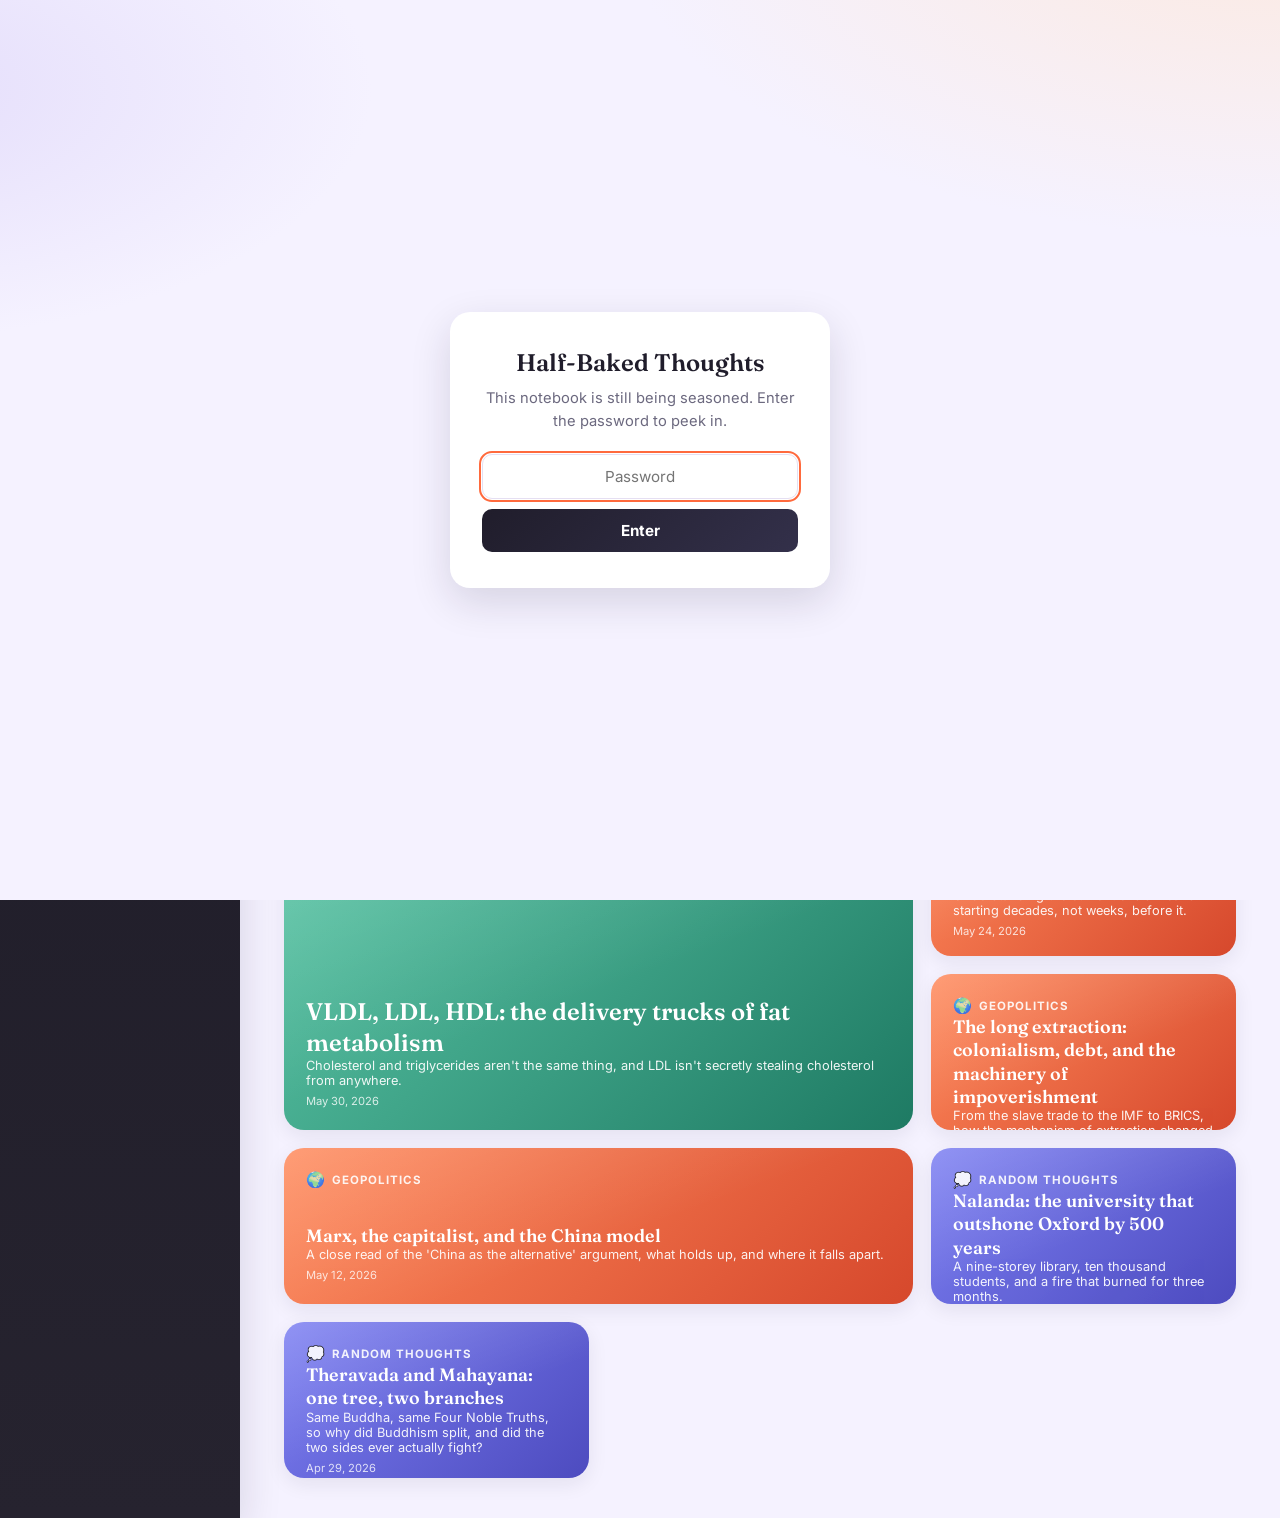
<file: index.html>
<!DOCTYPE html>
<html lang="en">
<head>
<meta charset="UTF-8">
<meta name="viewport" content="width=device-width, initial-scale=1">
<title>Half-Baked Thoughts</title>
<link rel="stylesheet" href="css/style.css?v=1783228489">
<script src="js/gate.js?v=1783228489"></script>
</head>
<body>

<div class="layout">
  <div class="sidebar">
    <h1><a href="index.html">Half-Baked Thoughts</a></h1>
    <div class="sub">everything, one dashboard</div>
    <ul id="sidebarList"></ul>
    <div class="sidebar-footer">
      <a href="about.html">About this notebook</a>
    </div>
  </div>

  <main>
    <div class="page-header">
      <h2 id="dashboardHeading">All Topics — latest first</h2>
      <button class="pill" id="newThoughtBtn" type="button">+ New Thought</button>
    </div>
    <div class="bento" id="bentoGrid"></div>
  </main>
</div>

<script src="js/posts-data.js?v=1783228489"></script>
<script src="js/site.js?v=1783228489"></script>
<script>initHome();</script>
</body>
</html>
</file>
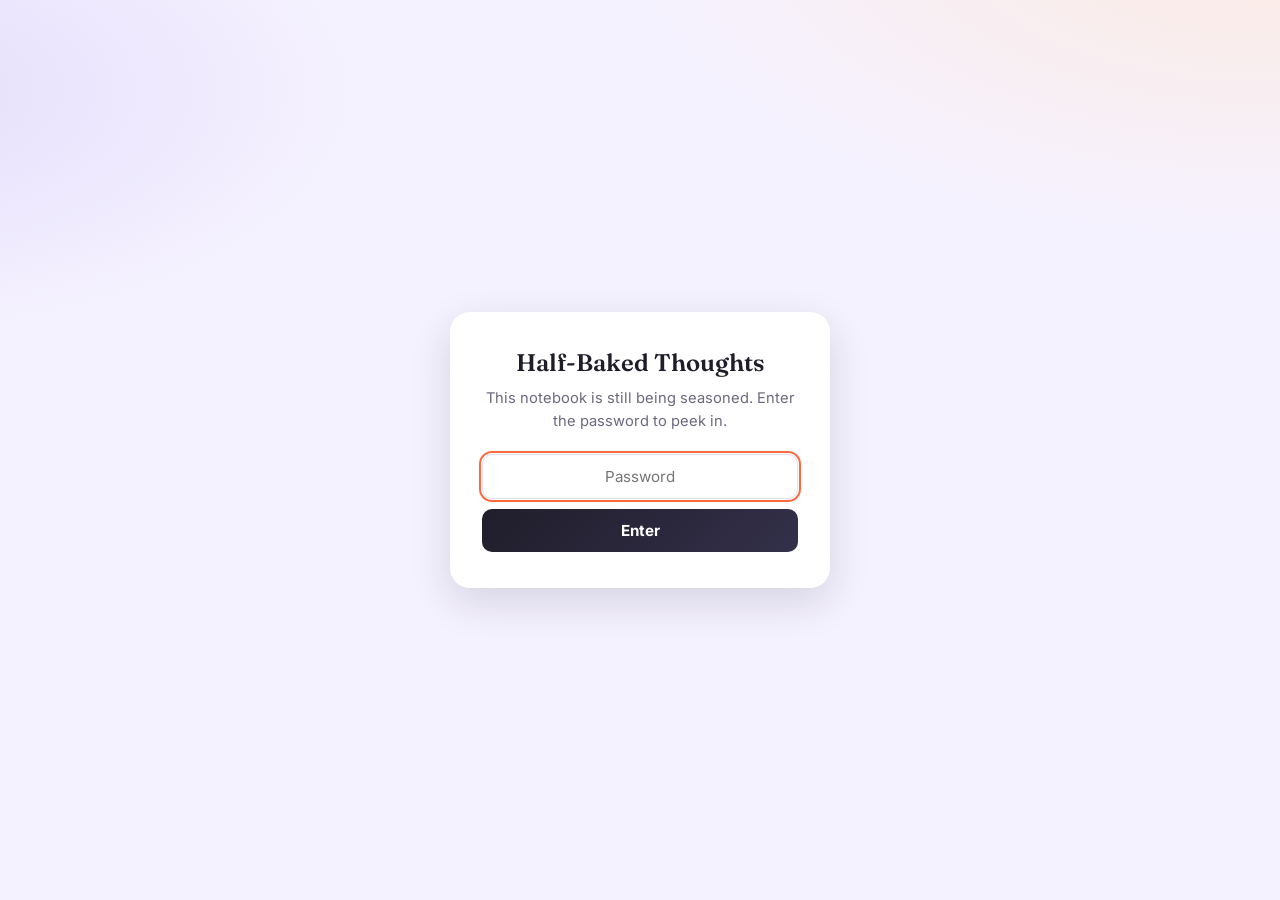
<file: about.html>
<!DOCTYPE html>
<html lang="en">
<head>
<meta charset="UTF-8">
<meta name="viewport" content="width=device-width, initial-scale=1">
<title>About — Half-Baked Thoughts</title>
<link rel="stylesheet" href="css/style.css?v=1783228489">
<script src="js/gate.js?v=1783228489"></script>
</head>
<body>

<div class="post-topbar">
  <a class="brand" href="index.html">Half-Baked Thoughts</a>
  <a class="back" href="index.html">&larr; Back to dashboard</a>
</div>

<div class="about-wrap">
  <h1>About this notebook</h1>
  <p>Half-Baked Thoughts is a running collection of ideas — health and nutrition, food, geopolitics, family memories, gardening, and whatever else is rattling around that doesn't fit neatly anywhere else. Nothing here claims to be finished; most of it is closer to thinking out loud than a polished take.</p>
  <p>There's no single theme on purpose. Some days it's a note on soil and compost, other days it's a half-formed idea about shipping lanes, other days it's just a memory that surfaced out of nowhere. The dashboard on the homepage is built so all of it is visible at a glance, sorted by topic, without needing five different sites to keep track of.</p>
  <p>New entries get added over time — thanks for reading along.</p>
</div>

</body>
</html>
</file>
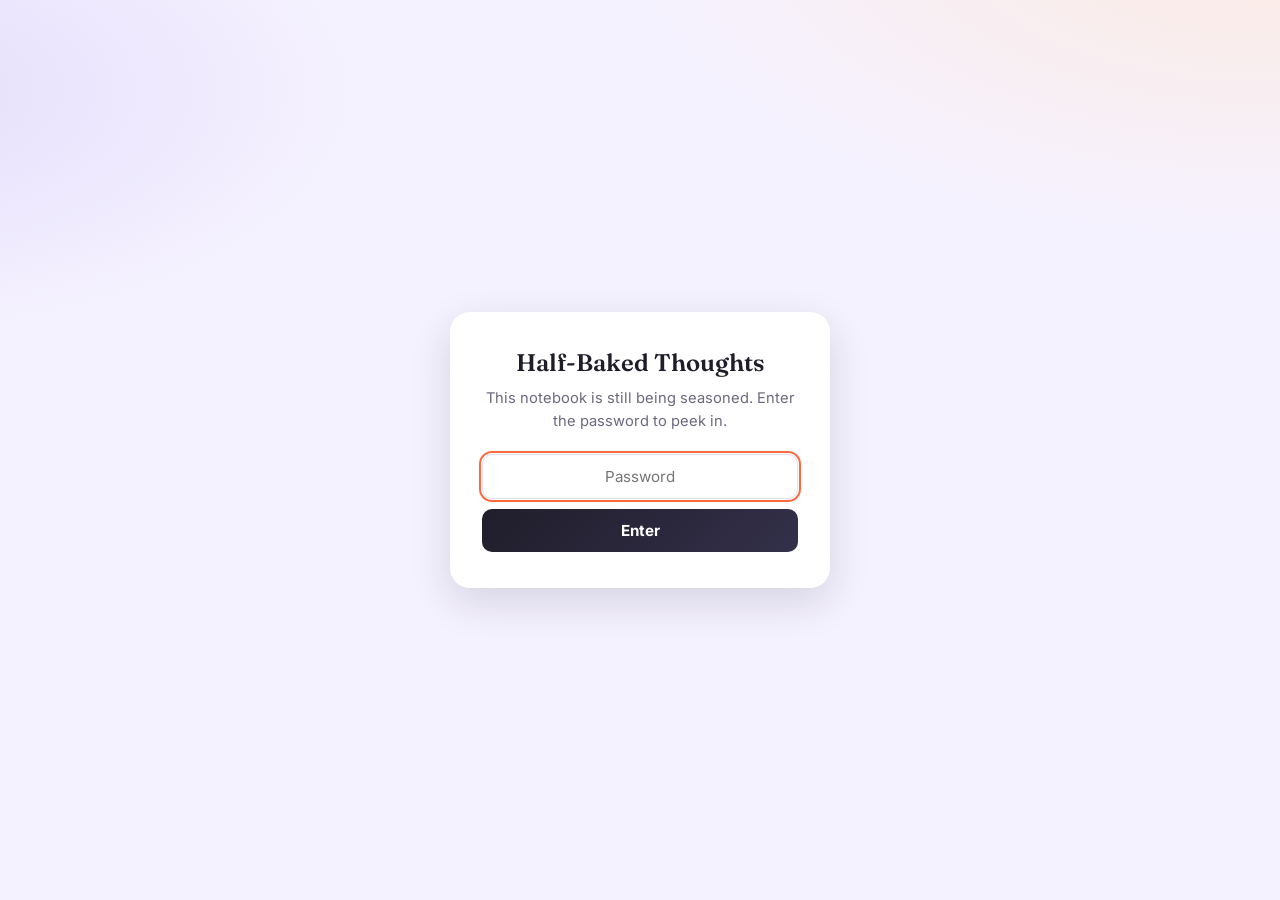
<file: post.html>
<!DOCTYPE html>
<html lang="en">
<head>
<meta charset="UTF-8">
<meta name="viewport" content="width=device-width, initial-scale=1">
<title>Half-Baked Thoughts</title>
<link rel="stylesheet" href="css/style.css?v=1783228489">
<script src="js/gate.js?v=1783228489"></script>
</head>
<body>

<div class="post-topbar">
  <a class="brand" href="index.html">Half-Baked Thoughts</a>
  <a class="back" href="index.html">&larr; Back to dashboard</a>
</div>

<div class="post-wrap" id="postContent">
  <!-- filled in by site.js -->
</div>

<script src="js/posts-data.js?v=1783228489"></script>
<script src="js/site.js?v=1783228489"></script>
<script>initPost();</script>
</body>
</html>
</file>
<file: css/style.css>
/* Half-Baked Thoughts — shared stylesheet */

@import url('https://fonts.googleapis.com/css2?family=Fraunces:opsz,wght@9..144,400;9..144,600;9..144,700&family=Inter:wght@400;500;600;700;800&display=swap');

:root{
  --bg:#f5f2ff;
  --bg-2:#fbf8f2;
  --panel:#1c1a26;
  --panel-2:#26232f;
  --panel-ink:#e9e6f2;
  --ink:#201d2b;
  --muted:#6c697f;
  --line:#e5dff2;
  --card-bg:#ffffff;
  --accent:#ff6a3d;
  --shadow-sm: 0 1px 2px rgba(28, 20, 50, 0.06);
  --shadow-md: 0 6px 20px rgba(28, 20, 50, 0.08);
  --shadow-lg: 0 14px 40px rgba(28, 20, 50, 0.14);
}
*{box-sizing:border-box;}
html,body{margin:0;padding:0;}
body{
  background:
    radial-gradient(1200px 600px at 100% -10%, #fce9e0 0%, transparent 55%),
    radial-gradient(1000px 500px at -10% 10%, #e4ddfb 0%, transparent 50%),
    var(--bg);
  color:var(--ink);
  font-family:'Inter', system-ui, -apple-system, sans-serif;
  min-height:100vh;
  -webkit-font-smoothing:antialiased;
}
a{color:inherit;}
h1, h2, h3{font-family:'Fraunces', Georgia, serif;}

/* ---------- Layout: sidebar + main ---------- */
.layout{display:flex;min-height:100vh;}

.sidebar{
  width:240px;
  background:linear-gradient(180deg, var(--panel) 0%, var(--panel-2) 100%);
  color:var(--panel-ink);
  padding:36px 22px;
  flex-shrink:0;
  box-shadow:var(--shadow-lg);
}
.sidebar h1{font-size:1.4rem;margin:0 0 4px;font-weight:700;letter-spacing:0.2px;}
.sidebar h1 a{text-decoration:none;color:inherit;}
.sidebar .sub{font-size:0.75rem;color:#9d96b8;margin-bottom:30px;font-style:italic;font-family:'Fraunces', Georgia, serif;}
.sidebar ul{list-style:none;padding:0;margin:0;}
.sidebar li a{
  display:flex;
  align-items:center;
  gap:11px;
  padding:11px 12px;
  color:#d6d3e3;
  text-decoration:none;
  font-size:0.92rem;
  border-radius:10px;
  margin-bottom:3px;
  cursor:pointer;
  border:none;
  background:none;
  width:100%;
  text-align:left;
  font-family:inherit;
  transition:background 0.15s ease, color 0.15s ease, transform 0.15s ease;
}
.sidebar li a.active{background:rgba(255,255,255,0.12);color:#fff;font-weight:600;box-shadow:inset 0 0 0 1px rgba(255,255,255,0.08);}
.sidebar li a:hover{background:rgba(255,255,255,0.07);transform:translateX(2px);}
.sidebar .icon{font-size:1.05rem;flex-shrink:0;width:22px;text-align:center;}
.sidebar .count{margin-left:auto;color:#8f8ba3;font-size:0.75rem;background:rgba(255,255,255,0.06);padding:2px 8px;border-radius:999px;}
.sidebar li a.active .count{color:#fff;background:rgba(255,255,255,0.15);}

.nav-row{display:flex;align-items:stretch;gap:2px;}
.nav-row a{flex:1;min-width:0;}
.nav-toggle{
  background:none;
  border:none;
  color:#8f8ba3;
  cursor:pointer;
  width:26px;
  flex-shrink:0;
  font-size:0.7rem;
  border-radius:8px;
  transition:transform 0.15s ease, background 0.15s ease, color 0.15s ease;
}
.nav-toggle:hover{background:rgba(255,255,255,0.07);color:#fff;}
.nav-toggle.open{transform:rotate(180deg);}

.nav-sub{
  list-style:none;
  margin:0 0 2px;
  padding:0 0 0 20px;
  max-height:0;
  overflow:hidden;
}
.nav-sub.open{max-height:200px;}
.nav-sub li a{font-size:0.85rem;padding:8px 12px;}
.nav-sub .icon{font-size:0.95rem;}

.sidebar-footer{margin-top:30px;padding-top:22px;border-top:1px solid rgba(255,255,255,0.1);}
.sidebar-footer a{
  display:block;
  font-size:0.84rem;
  color:#a29fb5;
  text-decoration:none;
  margin-bottom:6px;
  transition:color 0.15s ease;
}
.sidebar-footer a:hover{color:#fff;}

main{flex:1;padding:40px 44px;max-width:1150px;}
main .page-header{display:flex;justify-content:space-between;align-items:center;margin-bottom:28px;flex-wrap:wrap;gap:12px;}
main .page-header h2{margin:0;font-size:1.55rem;font-weight:600;}
main .page-header .pill{
  background:linear-gradient(135deg, var(--ink), #33304a);
  color:#fff;
  padding:10px 18px;
  border-radius:999px;
  font-size:0.85rem;
  font-weight:600;
  border:none;
  cursor:pointer;
  font-family:inherit;
  box-shadow:var(--shadow-sm);
  transition:transform 0.15s ease, box-shadow 0.15s ease;
}
main .page-header .pill:hover{transform:translateY(-1px);box-shadow:var(--shadow-md);}

/* ---------- Bento dashboard ---------- */
.bento{
  display:grid;
  grid-template-columns:repeat(3,1fr);
  grid-auto-rows:156px;
  gap:18px;
}
.tile{
  border-radius:20px;
  padding:22px;
  display:flex;
  flex-direction:column;
  justify-content:space-between;
  color:#fff;
  text-decoration:none;
  cursor:pointer;
  transition:transform 0.18s ease, box-shadow 0.18s ease;
  box-shadow:var(--shadow-md);
  position:relative;
  overflow:hidden;
}
.tile::after{
  content:"";
  position:absolute;
  inset:0;
  background:linear-gradient(160deg, rgba(255,255,255,0.16), transparent 55%);
  pointer-events:none;
}
.tile:hover{transform:translateY(-4px);box-shadow:var(--shadow-lg);}
.tile .cat{font-size:0.72rem;text-transform:uppercase;letter-spacing:1px;opacity:0.9;font-weight:700;display:flex;align-items:center;gap:6px;}
.tile .tile-icon{font-size:0.95rem;}
.tile h3{margin:0;font-size:1.12rem;line-height:1.3;font-family:'Fraunces', Georgia, serif;font-weight:600;}
.tile p{margin:0;font-size:0.8rem;opacity:0.92;}
.tile .date{font-size:0.7rem;opacity:0.8;margin-top:6px;}
.tile.large{grid-column:span 2;grid-row:span 2;}
.tile.large h3{font-size:1.5rem;}
.tile.wide{grid-column:span 2;}

@media (max-width: 720px){
  .layout{flex-direction:column;}
  .sidebar{width:100%;padding:20px 16px;}
  .sidebar .sub{margin-bottom:16px;}
  .bento{grid-template-columns:1fr;gap:12px;}
  .tile.large, .tile.wide{grid-column:span 1;}
  .tile.large{grid-row:span 1;min-height:180px;}
  .tile.large h3{font-size:1.2rem;}
  main{padding:20px;}
  main .page-header h2{font-size:1.25rem;}
}

/* ---------- Post page ---------- */
.post-topbar{
  display:flex;
  justify-content:space-between;
  align-items:center;
  padding:20px 40px;
  border-bottom:1px solid var(--line);
  flex-wrap:wrap;
  gap:8px;
  background:rgba(255,255,255,0.6);
  backdrop-filter:blur(6px);
  position:sticky;
  top:0;
  z-index:5;
}
.post-topbar a.back{text-decoration:none;color:var(--muted);font-size:0.9rem;font-weight:600;transition:color 0.15s ease;}
.post-topbar a.back:hover{color:var(--ink);}
.post-topbar .brand{font-weight:700;text-decoration:none;color:var(--ink);font-family:'Fraunces', Georgia, serif;font-size:1.05rem;}

.post-wrap{max-width:700px;margin:0 auto;padding:52px 24px 96px;}
.post-wrap .cat-label{
  display:inline-block;
  font-size:0.72rem;
  text-transform:uppercase;
  letter-spacing:1px;
  font-weight:800;
  color:#fff;
  padding:6px 14px;
  border-radius:999px;
  margin-bottom:18px;
  box-shadow:var(--shadow-sm);
}
.post-wrap h1{font-size:2.3rem;margin:0 0 12px;line-height:1.2;font-weight:600;}
.post-wrap .meta{color:var(--muted);font-size:0.88rem;margin-bottom:20px;}
.post-wrap .body p{font-size:1.12rem;line-height:1.8;color:#332f45;margin:0 0 22px;font-family:'Fraunces', Georgia, serif;font-weight:400;}

.mode-toggle{
  display:flex;
  flex-wrap:wrap;
  gap:4px;
  background:#eee9fb;
  border-radius:999px;
  padding:4px;
  margin-bottom:30px;
  max-width:100%;
}
.mode-btn{
  border:none;
  background:none;
  padding:9px 18px;
  border-radius:999px;
  font-size:0.85rem;
  font-weight:600;
  color:var(--muted);
  cursor:pointer;
  font-family:'Inter', sans-serif;
  white-space:nowrap;
  transition:background 0.15s ease, color 0.15s ease;
}
.mode-btn.active{background:var(--ink);color:#fff;box-shadow:var(--shadow-sm);}
.mode-btn:hover:not(.active){color:var(--ink);}
.post-wrap .not-found{color:var(--muted);}

/* ---------- AI Spritz mode (a quieter, denser editorial pass — no iconography) ---------- */
.body-spritz p{
  font-size:1.1rem;
  line-height:1.85;
}
.spritz-eyebrow{
  font-family:'Inter', sans-serif;
  font-size:0.72rem;
  letter-spacing:2.5px;
  text-transform:uppercase;
  color:var(--muted);
  font-weight:700;
  margin:0 0 16px;
}
.spritz-quote{
  margin:8px 0 30px;
  padding:2px 0 2px 26px;
  border-left:2px solid var(--ink);
  font-family:'Fraunces', Georgia, serif;
  font-style:italic;
  font-size:1.32rem;
  line-height:1.55;
  color:var(--ink);
}
.spritz-index{
  margin:6px 0 32px;
  border-top:1px solid var(--line);
}
.spritz-index .row{
  display:flex;
  gap:28px;
  padding:16px 0;
  border-bottom:1px solid var(--line);
  align-items:baseline;
}
.spritz-index .row .el{
  font-family:'Inter', sans-serif;
  font-size:0.72rem;
  letter-spacing:1.5px;
  text-transform:uppercase;
  font-weight:700;
  color:var(--muted);
  width:104px;
  flex-shrink:0;
}
.spritz-index .row .desc{
  font-family:'Fraunces', Georgia, serif;
  font-size:1.05rem;
  color:#332f45;
  line-height:1.55;
}
.spritz-formula{
  font-family:'Inter', sans-serif;
  letter-spacing:4px;
  font-size:0.85rem;
  font-weight:700;
  color:var(--ink);
  text-transform:uppercase;
  margin:4px 0 26px;
}

/* ---------- Data tables (visual reference tables inside posts) ---------- */
.data-table-wrap{
  margin:8px 0 32px;
  overflow-x:auto;
  border-radius:14px;
  box-shadow:var(--shadow-md);
  border:1px solid var(--line);
}
table.data-table{
  border-collapse:collapse;
  width:100%;
  font-family:'Inter', sans-serif;
  font-size:0.88rem;
  background:#fff;
}
table.data-table caption{
  text-align:left;
  font-size:0.78rem;
  text-transform:uppercase;
  letter-spacing:0.8px;
  font-weight:700;
  color:var(--muted);
  padding:14px 18px 10px;
  background:#faf8ff;
}
table.data-table th{
  text-align:left;
  padding:12px 16px;
  background:#faf8ff;
  color:var(--ink);
  font-weight:700;
  border-bottom:2px solid var(--line);
  white-space:nowrap;
}
table.data-table td{
  padding:11px 16px;
  border-bottom:1px solid var(--line);
  color:#3a3750;
  vertical-align:top;
}
table.data-table tr:last-child td{border-bottom:none;}
table.data-table tr:nth-child(even) td{background:#fbfaff;}
table.data-table td.hl{font-weight:700;color:var(--ink);}

/* ---------- Editorial diagrams (custom line-art, not stock/AI iconography) ---------- */
.diagram{
  margin:8px 0 32px;
  padding:26px 28px 22px;
  border-radius:14px;
  border:1px solid var(--line);
  box-shadow:var(--shadow-md);
  background:#fff;
}
.diagram-caption{
  font-family:'Inter', sans-serif;
  font-size:0.72rem;
  letter-spacing:2px;
  text-transform:uppercase;
  color:var(--muted);
  font-weight:700;
  margin:0 0 18px;
}
.diagram svg{
  display:block;
  width:100%;
  height:auto;
}
.diagram-note{
  font-family:'Fraunces', Georgia, serif;
  font-size:0.94rem;
  line-height:1.6;
  color:#3a3750;
  margin:18px 0 0;
  text-align:center;
}

/* ---------- Sources / further reading ---------- */
.sources-box{
  margin-top:12px;
  padding:22px 24px;
  background:#faf8ff;
  border:1px solid var(--line);
  border-radius:16px;
}
.sources-box h4{
  margin:0 0 12px;
  font-size:0.78rem;
  text-transform:uppercase;
  letter-spacing:1px;
  color:var(--muted);
  font-family:'Inter', sans-serif;
  font-weight:700;
}
.sources-box ul{margin:0;padding:0 0 0 20px;}
.sources-box li{margin-bottom:8px;font-size:0.92rem;line-height:1.5;}
.sources-box a{color:var(--accent);text-decoration:underline;text-underline-offset:2px;}
.sources-box a:hover{color:#d6482c;}

/* ---------- About page ---------- */
.about-wrap{max-width:640px;margin:0 auto;padding:60px 24px 96px;}
.about-wrap h1{font-size:2.1rem;margin:0 0 22px;font-weight:600;}
.about-wrap p{font-size:1.1rem;line-height:1.8;color:#332f45;margin:0 0 20px;font-family:'Fraunces', Georgia, serif;}

@media (max-width: 480px){
  .post-topbar{padding:16px 20px;}
  .post-wrap{padding:36px 18px 72px;}
  .post-wrap h1{font-size:1.6rem;}
  .about-wrap{padding:44px 18px 72px;}
  .about-wrap h1{font-size:1.6rem;}
  .mode-toggle{border-radius:14px;}
  .mode-btn{flex:1 1 auto;text-align:center;padding:8px 10px;font-size:0.8rem;}
  table.data-table{font-size:0.8rem;}
  table.data-table th, table.data-table td{padding:9px 10px;}
}

/* ---------- Password gate ---------- */
#gate-overlay{
  position:fixed;
  inset:0;
  z-index:9999;
  display:flex;
  align-items:center;
  justify-content:center;
  background:
    radial-gradient(1200px 600px at 100% -10%, #fce9e0 0%, transparent 55%),
    radial-gradient(1000px 500px at -10% 10%, #e4ddfb 0%, transparent 50%),
    var(--bg);
  padding:24px;
}
.gate-card{
  max-width:380px;
  width:100%;
  background:#fff;
  border-radius:20px;
  box-shadow:var(--shadow-lg);
  padding:36px 32px;
  text-align:center;
}
.gate-title{font-family:'Fraunces', Georgia, serif;font-size:1.5rem;font-weight:600;margin-bottom:10px;}
.gate-sub{font-size:0.92rem;color:var(--muted);line-height:1.5;margin:0 0 22px;}
#gate-form{display:flex;flex-direction:column;gap:10px;}
#gate-input{
  padding:12px 14px;
  border:1px solid var(--line);
  border-radius:10px;
  font-size:0.95rem;
  font-family:'Inter', sans-serif;
  text-align:center;
}
#gate-input:focus{outline:2px solid var(--accent);outline-offset:1px;}
#gate-form button{
  background:linear-gradient(135deg, var(--ink), #33304a);
  color:#fff;
  border:none;
  padding:12px 14px;
  border-radius:10px;
  font-weight:700;
  font-size:0.95rem;
  cursor:pointer;
  font-family:'Inter', sans-serif;
}
.gate-error{margin-top:14px;color:#c0392b;font-size:0.85rem;font-weight:600;}
</file>
